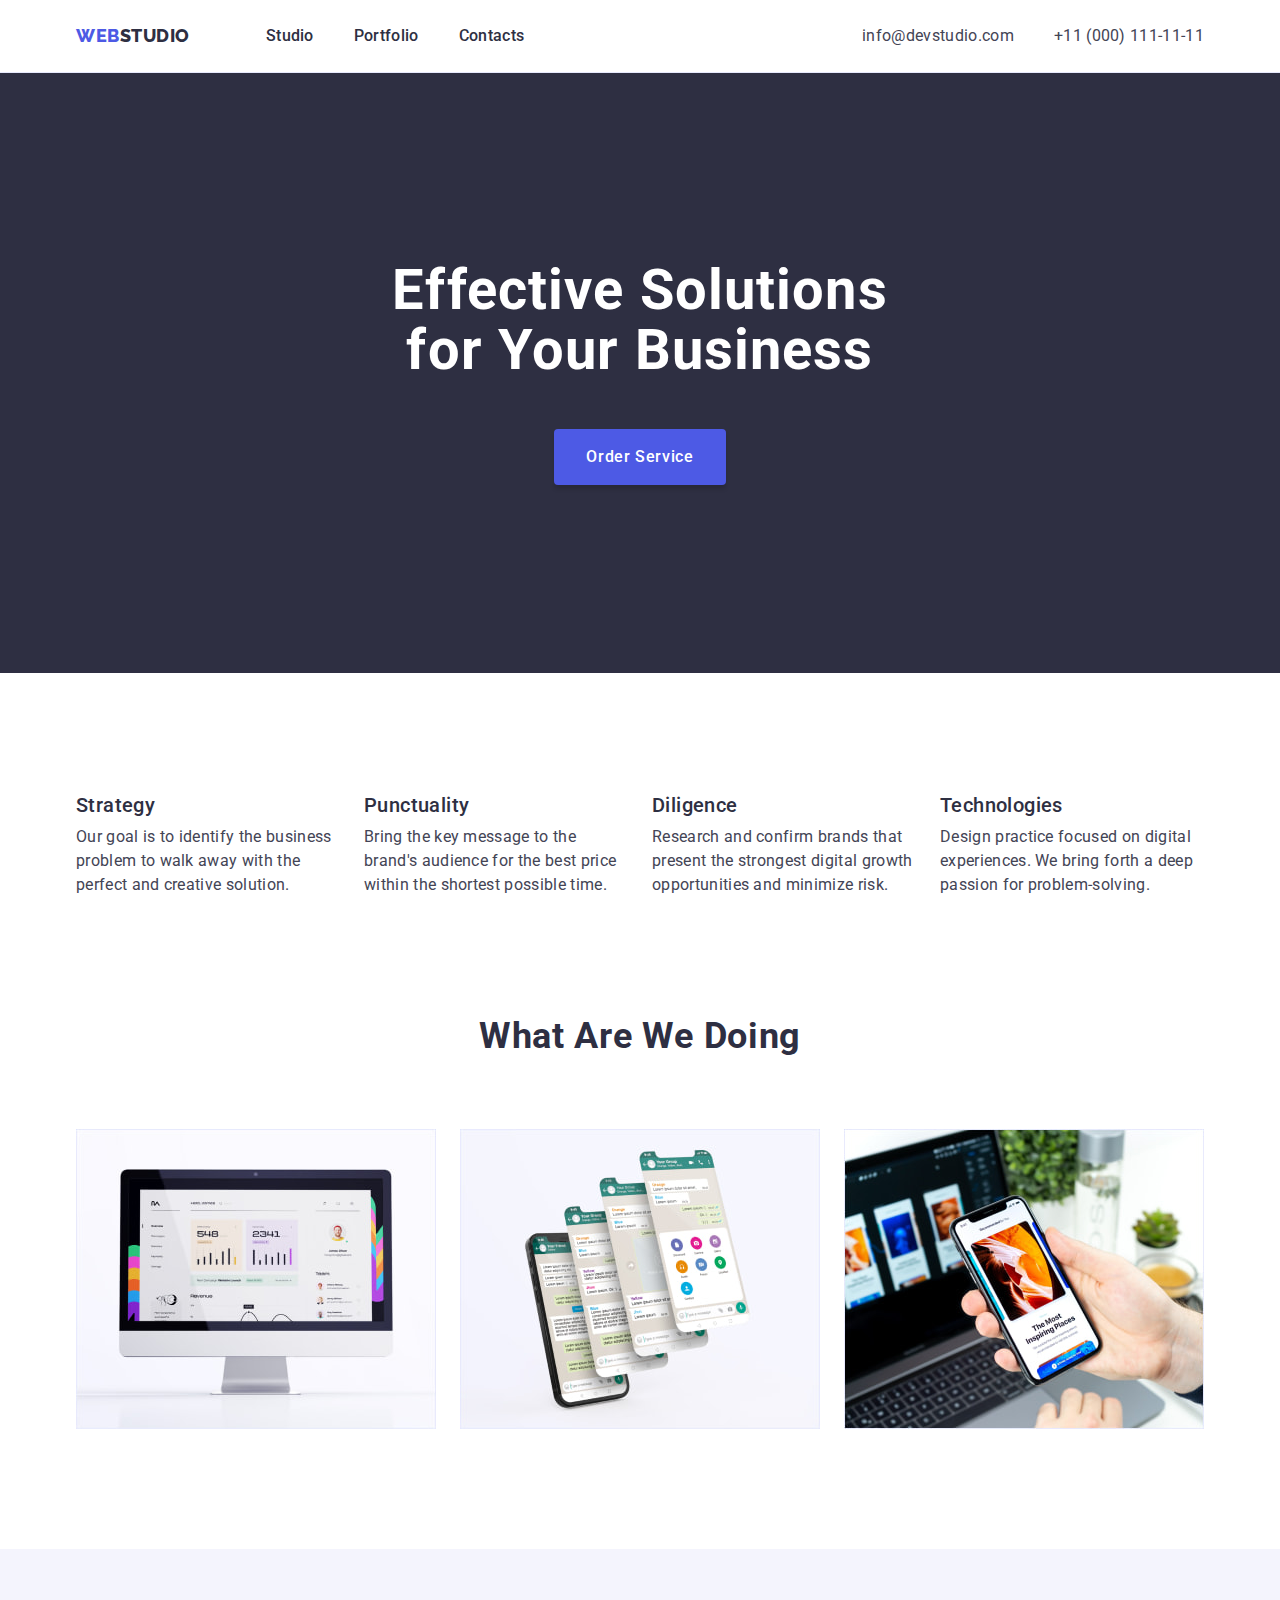
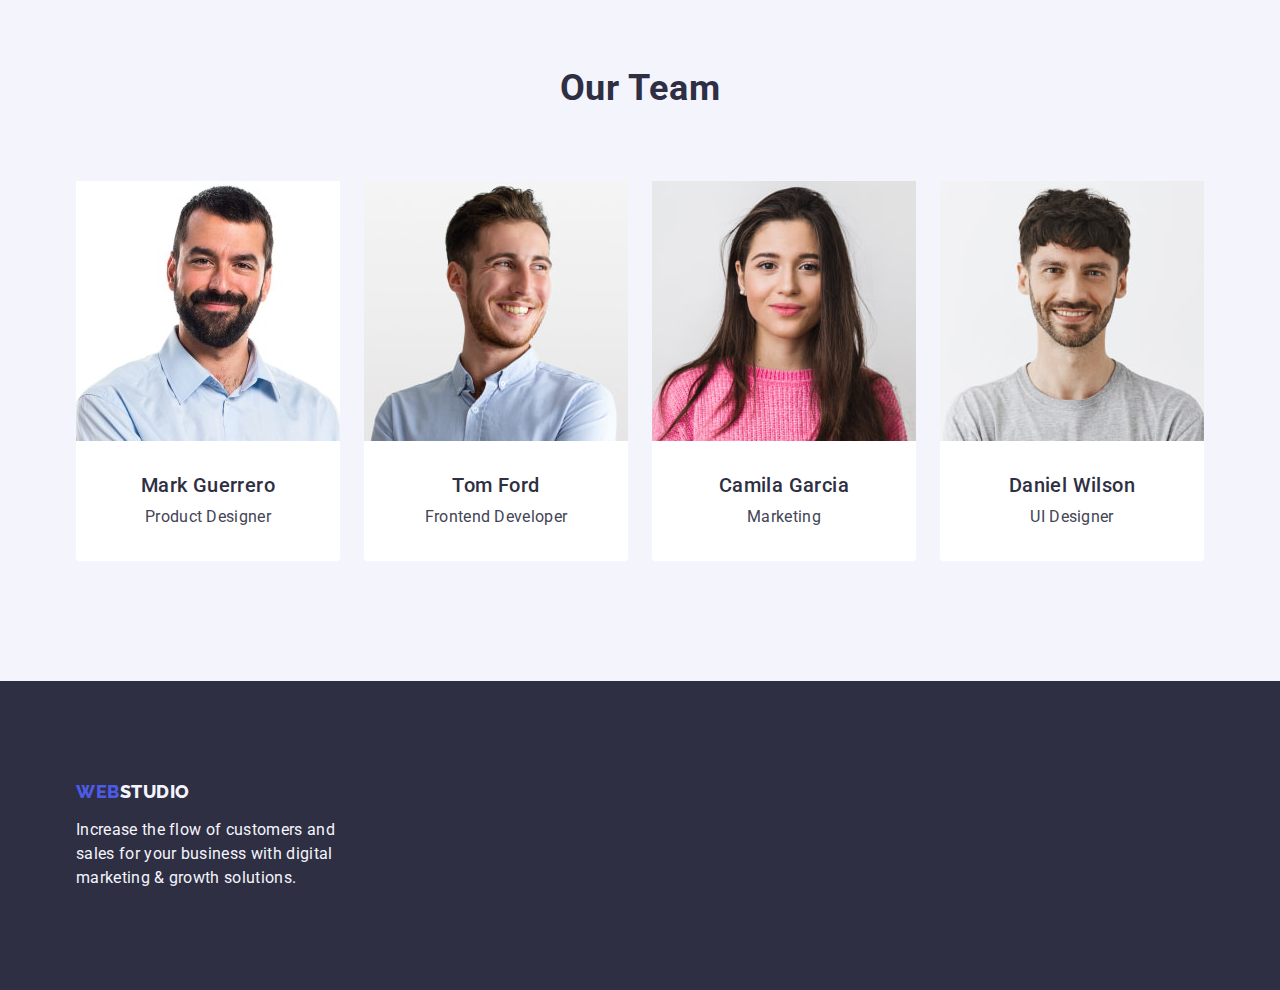
<file: index.html>
<!DOCTYPE html>
<html lang="en">
  <head>
    <meta charset="UTF-8" />
    <meta name="viewport" content="width=device-width, initial-scale=1.0" />
    <title>Studio</title>
    <link rel="preconnect" href="https://fonts.googleapis.com" />
    <link rel="preconnect" href="https://fonts.gstatic.com" crossorigin />
    <link
      href="https://fonts.googleapis.com/css2?family=Raleway:wght@800&family=Roboto:wght@400;500;700;900&display=swap"
      rel="stylesheet"
    />
    <link
      rel="stylesheet"
      href="https://cdnjs.cloudflare.com/ajax/libs/modern-normalize/1.0.0/modern-normalize.min.css"
    />
    <link rel="stylesheet" href="css/styles.css" type="text/css" />
  </head>
  <body>
    <header class="header">
      <div class="container header-wrap">
        <nav class="navigation">
          <a class="link logo logo-header" href="./index.html"
            >Web<span class="accent">Studio</span></a
          >
          <ul class="list nav-list">
            <li class="nav-li">
              <a class="nav-link link" href="./index.html">Studio</a>
            </li>
            <li class="nav-li">
              <a class="nav-link link" href="./portfolio.html">Portfolio</a>
            </li>
            <li class="nav-li">
              <a class="nav-link link" href="">Contacts</a>
            </li>
          </ul>
        </nav>
        <address class="address">
          <ul class="list">
            <li>
              <a class="address-link link" href="mailto:info@devstudio.com"
                >info@devstudio.com</a
              >
            </li>
            <li>
              <a class="address-link link" href="tel:+110001111111"
                >+11 (000) 111-11-11</a
              >
            </li>
          </ul>
        </address>
      </div>
    </header>
    <main>
      <section class="starting-section section">
        <div class="container">
          <h1 class="first-heading">Effective Solutions for Your Business</h1>
          <button class="main-button button" type="button">
            Order Service
          </button>
        </div>
      </section>
      <section class="traits-section section">
        <div class="container">
          <h2 class="visually-hidden">Our traits</h2>
          <ul class="list">
            <li class="traits-li">
              <h3 class="third-heading">Strategy</h3>
              <p class="paragraph">
                Our goal is to identify the business problem to walk away with
                the perfect and creative solution.
              </p>
            </li>
            <li class="traits-li">
              <h3 class="third-heading">Punctuality</h3>
              <p class="paragraph">
                Bring the key message to the brand's audience for the best price
                within the shortest possible time.
              </p>
            </li>
            <li class="traits-li">
              <h3 class="third-heading">Diligence</h3>
              <p class="paragraph">
                Research and confirm brands that present the strongest digital
                growth opportunities and minimize risk.
              </p>
            </li>
            <li class="traits-li">
              <h3 class="third-heading">Technologies</h3>
              <p class="paragraph">
                Design practice focused on digital experiences. We bring forth a
                deep passion for problem-solving.
              </p>
            </li>
          </ul>
        </div>
      </section>
      <section class="work-section section">
        <div class="container">
          <h2 class="second-heading">What are we doing</h2>
          <ul class="list">
            <li class="work-li">
              <img
                src="./images/about_1.jpg"
                alt="website on desktop screen"
                width="360"
                height="300"
              />
            </li>
            <li class="work-li">
              <img
                src="./images/about_2.jpg"
                alt="messaging application"
                width="360"
                height="300"
              />
            </li>
            <li class="work-li">
              <img
                src="./images/about_3.jpg"
                alt="website on mobile screen"
                width="360"
                height="300"
              />
            </li>
          </ul>
        </div>
      </section>
      <section class="team-section section">
        <div class="container">
          <h2 class="second-heading">Our Team</h2>
          <ul class="list">
            <li class="team-li">
              <img
                src="./images/person_1.jpg"
                alt="man with dark hair and facial hair wearing a blue shirt"
                width="264"
                height="260"
              />
              <div class="team-member">
                <h3 class="third-heading">Mark Guerrero</h3>
                <p class="paragraph">Product Designer</p>
              </div>
            </li>
            <li class="team-li">
              <img
                src="./images/person_2.jpg"
                alt="smiling man with brown hair wearing a blue shirt"
                width="264"
                height="260"
              />
              <div class="team-member">
                <h3 class="third-heading">Tom Ford</h3>
                <p class="paragraph">Frontend Developer</p>
              </div>
            </li>
            <li class="team-li">
              <img
                src="./images/person_3.jpg"
                alt="woman with dark hair wearing a pink pullover"
                width="264"
                height="260"
              />
              <div class="team-member">
                <h3 class="third-heading">Camila Garcia</h3>
                <p class="paragraph">Marketing</p>
              </div>
            </li>
            <li class="team-li">
              <img
                src="./images/person_4.jpg"
                alt="smiling man with dark hair wearing a gray t-shirt"
                width="264"
                height="260"
              />
              <div class="team-member">
                <h3 class="third-heading">Daniel Wilson</h3>
                <p class="paragraph">UI Designer</p>
              </div>
            </li>
          </ul>
        </div>
      </section>
    </main>
    <footer class="footer">
      <div class="container">
        <a class="link logo logo-footer" href="./index.html"
          >Web<span class="accent">Studio</span></a
        >
        <p class="footer-paragraph">
          Increase the flow of customers and sales for your business with
          digital marketing & growth solutions.
        </p>
      </div>
    </footer>
  </body>
</html>
</file>
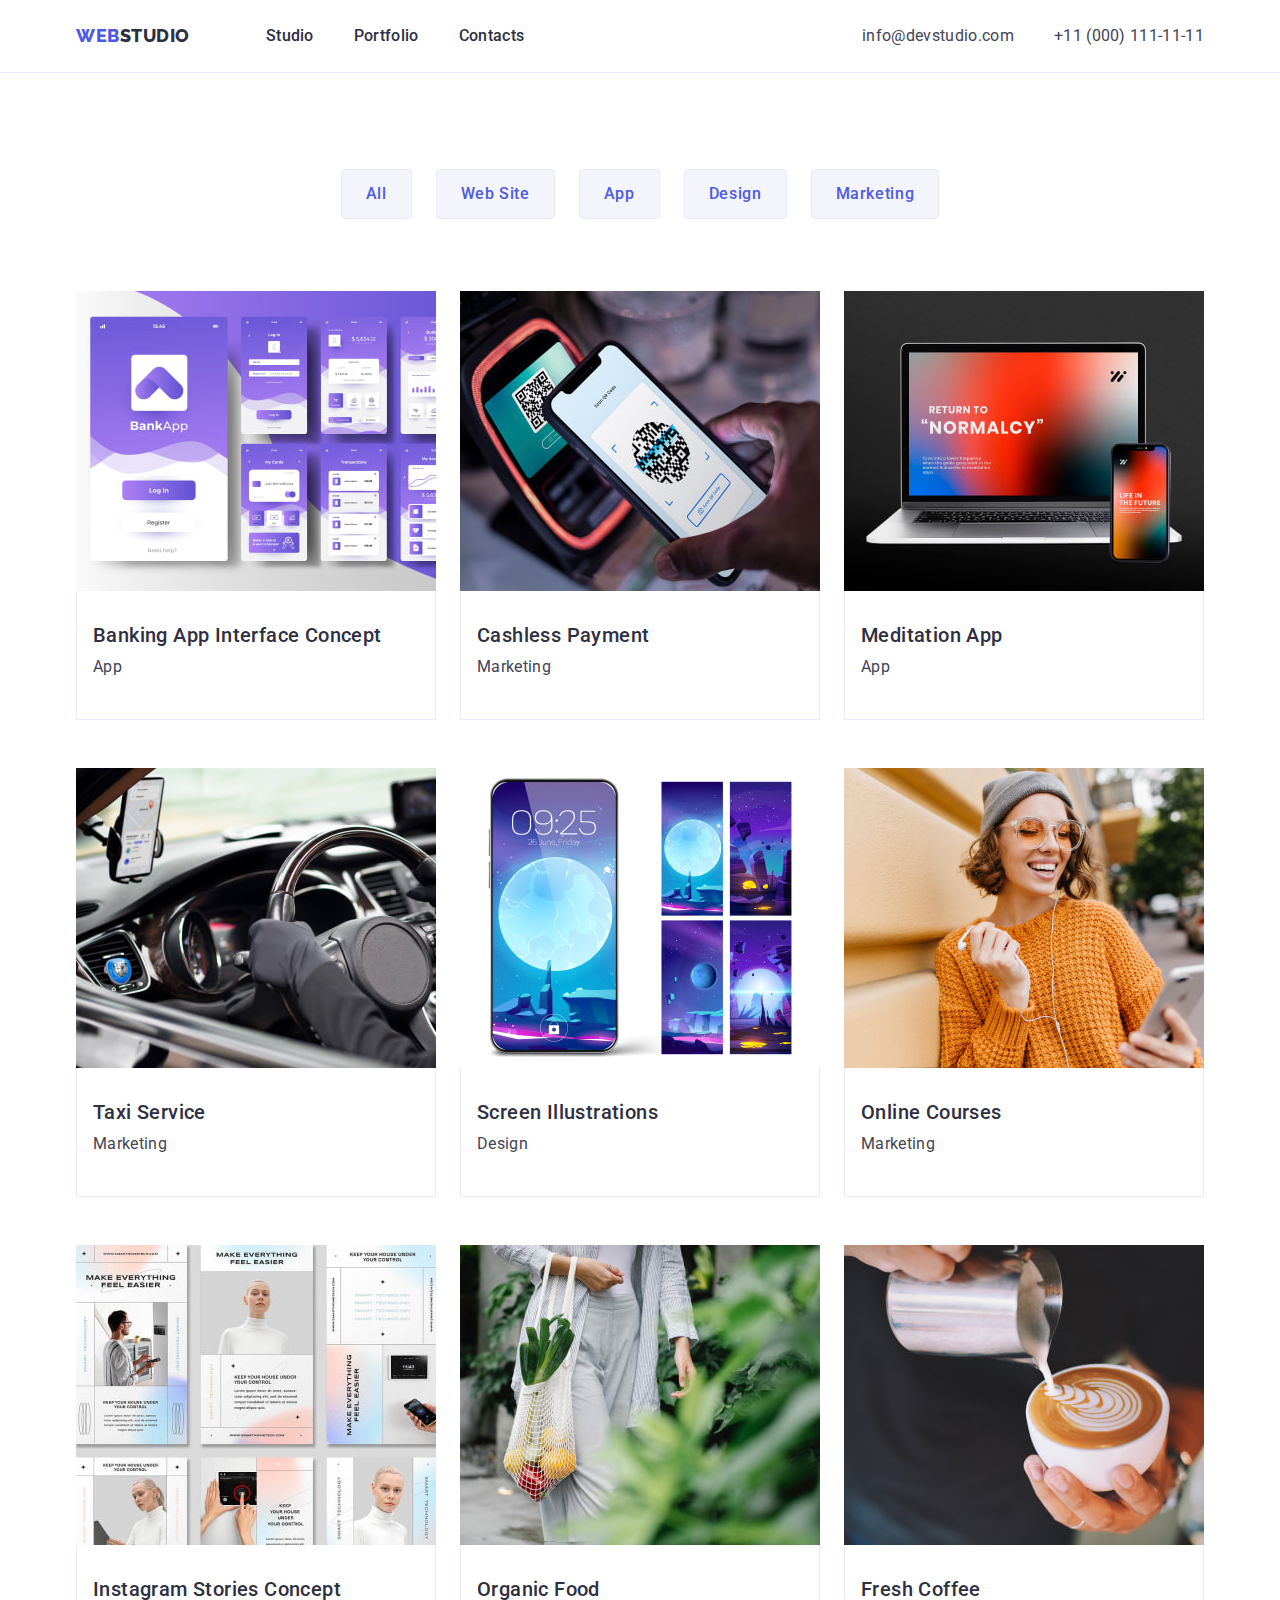
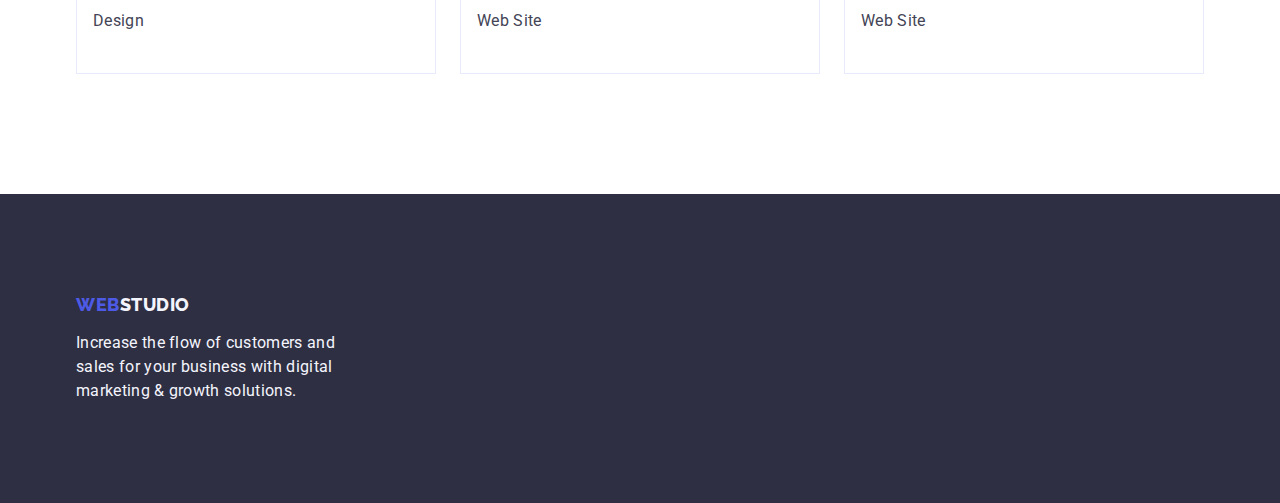
<file: portfolio.html>
<!DOCTYPE html>
<html lang="en">
  <head>
    <meta charset="UTF-8" />
    <meta name="viewport" content="width=device-width, initial-scale=1.0" />
    <title>Portfolio</title>
    <link rel="preconnect" href="https://fonts.googleapis.com" />
    <link rel="preconnect" href="https://fonts.gstatic.com" crossorigin />
    <link
      href="https://fonts.googleapis.com/css2?family=Raleway:wght@800&family=Roboto:wght@400;500;700;900&display=swap"
      rel="stylesheet"
    />
    <link
      rel="stylesheet"
      href="https://cdnjs.cloudflare.com/ajax/libs/modern-normalize/1.0.0/modern-normalize.min.css"
    />
    <link rel="stylesheet" href="css/styles.css" type="text/css" />
  </head>
  <body>
    <header class="header">
      <div class="container header-wrap">
        <nav class="navigation">
          <a class="link logo logo-header" href="./index.html"
            >Web<span class="accent">Studio</span></a
          >
          <ul class="list nav-list">
            <li class="nav-li">
              <a class="nav-link link" href="./index.html">Studio</a>
            </li>
            <li class="nav-li">
              <a class="nav-link link" href="./portfolio.html">Portfolio</a>
            </li>
            <li class="nav-li">
              <a class="nav-link link" href="">Contacts</a>
            </li>
          </ul>
        </nav>
        <address class="address">
          <ul class="list">
            <li>
              <a class="address-link link" href="mailto:info@devstudio.com"
                >info@devstudio.com</a
              >
            </li>
            <li>
              <a class="address-link link" href="tel:+110001111111"
                >+11 (000) 111-11-11</a
              >
            </li>
          </ul>
        </address>
      </div>
    </header>
    <main>
      <section class="section portfolio-section">
        <div class="container">
          <h1 class="visually-hidden">Portfolio</h1>
          <ul class="list buttons">
            <li>
              <button class="portfolio-button button" type="button">All</button>
            </li>
            <li>
              <button class="portfolio-button button" type="button">
                Web Site
              </button>
            </li>
            <li>
              <button class="portfolio-button button" type="button">App</button>
            </li>
            <li>
              <button class="portfolio-button button" type="button">
                Design
              </button>
            </li>
            <li>
              <button class="portfolio-button button" type="button">
                Marketing
              </button>
            </li>
          </ul>
          <ul class="list portfolio-app">
            <li class="portfolio-app-li">
              <a href="" class="link">
                <img
                  src="./images/portfolio_1.jpg"
                  alt="BankApp application"
                  width="360"
                  height="300"
                />
                <div class="portfolio-app-name">
                  <h2 class="portfolio-second-heading">
                    Banking App Interface Concept
                  </h2>
                  <p class="paragraph">App</p>
                </div>
              </a>
            </li>
            <li class="portfolio-app-li">
              <a href="" class="link">
                <img
                  src="./images/portfolio_2.jpg"
                  alt="scanning an QR code"
                  width="360"
                  height="300"
                />
                <div class="portfolio-app-name">
                  <h2 class="portfolio-second-heading">Cashless Payment</h2>
                  <p class="paragraph">Marketing</p>
                </div>
              </a>
            </li>
            <li class="portfolio-app-li">
              <a href="" class="link">
                <img
                  src="./images/portfolio_3.jpg"
                  alt="laptop and mobile screens showing meditation application"
                  width="360"
                  height="300"
                />
                <div class="portfolio-app-name">
                  <h2 class="portfolio-second-heading">Meditation App</h2>
                  <p class="paragraph">App</p>
                </div>
              </a>
            </li>
            <li class="portfolio-app-li">
              <a href="" class="link">
                <img
                  src="./images/portfolio_4.jpg"
                  alt="steering wheel being held"
                  width="360"
                  height="300"
                />
                <div class="portfolio-app-name">
                  <h2 class="portfolio-second-heading">Taxi Service</h2>
                  <p class="paragraph">Marketing</p>
                </div>
              </a>
            </li>
            <li class="portfolio-app-li">
              <a href="" class="link">
                <img
                  src="./images/portfolio_5.jpg"
                  alt="phone screen with a moon wallpaper"
                  width="360"
                  height="300"
                />
                <div class="portfolio-app-name">
                  <h2 class="portfolio-second-heading">Screen Illustrations</h2>
                  <p class="paragraph">Design</p>
                </div>
              </a>
            </li>
            <li class="portfolio-app-li">
              <a href="" class="link">
                <img
                  src="./images/portfolio_6.jpg"
                  alt="smiling woman with headphones using a mobile phone"
                  width="360"
                  height="300"
                />
                <div class="portfolio-app-name">
                  <h2 class="portfolio-second-heading">Online Courses</h2>
                  <p class="paragraph">Marketing</p>
                </div>
              </a>
            </li>
            <li class="portfolio-app-li">
              <a href="" class="link">
                <img
                  src="./images/portfolio_7.jpg"
                  alt="templates concerning keeping house under control"
                  width="360"
                  height="300"
                />
                <div class="portfolio-app-name">
                  <h2 class="portfolio-second-heading">
                    Instagram Stories Concept
                  </h2>
                  <p class="paragraph">Design</p>
                </div>
              </a>
            </li>
            <li class="portfolio-app-li">
              <a href="" class="link">
                <img
                  src="./images/portfolio_8.jpg"
                  alt="woman carrying a bag of fruits and vegetables"
                  width="360"
                  height="300"
                />
                <div class="portfolio-app-name">
                  <h2 class="portfolio-second-heading">Organic Food</h2>
                  <p class="paragraph">Web Site</p>
                </div>
              </a>
            </li>
            <li class="portfolio-app-li">
              <a href="" class="link">
                <img
                  src="./images/portfolio_9.jpg"
                  alt="person decorating a coffee"
                  width="360"
                  height="300"
                />
                <div class="portfolio-app-name">
                  <h2 class="portfolio-second-heading">Fresh Coffee</h2>
                  <p class="paragraph">Web Site</p>
                </div>
              </a>
            </li>
          </ul>
        </div>
      </section>
    </main>
    <footer class="footer">
      <div class="container">
        <a class="link logo logo-footer" href="./index.html"
          >Web<span class="accent">Studio</span></a
        >
        <p class="footer-paragraph">
          Increase the flow of customers and sales for your business with
          digital marketing & growth solutions.
        </p>
      </div>
    </footer>
  </body>
</html>
</file>
<file: css/styles.css>
:root {
  --iris: #4d5ae5;
  --ocean: #404bbf;
  --navy-blue: #2e2f42;
  --green: #31d0aa;
  --slate: #434455;
  --light-slate: #8e8f99;
  --cornflower: #e7e9fc;
  --cloud: #f4f4fd;
  --navy-blue-modal: #2e2f4266;
  --grey: #2e2f42b2;
  --white: #ffffff;
  --dairy: #fcfcfc;
}

* {
  margin: 0;
  padding: 0;
}

body {
  background-color: var(--white);
  color: var(--slate);
  font-family: "Roboto", sans-serif;
}

h1,
h2,
h3,
h4,
h5,
h6,
p {
  margin: 0;
}

.container {
  justify-content: center;
  margin: 0 auto;
  padding: 0 15px;
  max-width: 1158px;
}

.header-wrap {
  display: flex;
  align-items: center;
}

.link {
  text-decoration: none;
}

.link:hover,
.link:focus {
  color: var(--ocean);
}

.logo {
  color: var(--iris);
  font-family: "Raleway", sans-serif;
  font-size: 18px;
  font-weight: 800;
  letter-spacing: 0.03em;
  line-height: 1.17;
  text-transform: uppercase;
}

.logo-header {
  margin-right: 76px;
}

.accent {
  color: var(--navy-blue);
}

.list {
  display: flex;
  gap: 24px;
  list-style: none;
  margin: 0;
  padding-left: 0;
}

.section {
  padding: 120px 0;
}

.section .list {
  justify-content: center;
}

.button {
  border: none;
  border-radius: 4px;
  cursor: pointer;
  font-family: "Roboto", sans-serif;
  font-weight: 500;
  letter-spacing: 0.04em;
  line-height: 1.5;
}

.visually-hidden {
  position: absolute;
  width: 1px;
  height: 1px;
  margin: -1px;
  border: 0;
  padding: 0;
  white-space: nowrap;
  clip-path: inset(100%);
  clip: rect(0 0 0 0);
  overflow: hidden;
}

.third-heading {
  color: var(--navy-blue);
  font-size: 20px;
  font-weight: 500;
  letter-spacing: 0.02em;
  line-height: 1.2;
  margin-bottom: 8px;
  text-align: center;
}

.paragraph {
  color: var(--slate);
  letter-spacing: 0.02em;
  line-height: 1.5;
  text-align: center;
}

.second-heading {
  color: var(--navy-blue);
  font-size: 36px;
  font-weight: 700;
  letter-spacing: 0.02em;
  line-height: 1.11;
  margin-bottom: 72px;
  text-align: center;
  text-transform: capitalize;
}

img {
  display: block;
  max-width: 100%;
  height: auto;
}

/* header */

.header {
  border-bottom: 1px solid var(--cornflower);
}

.navigation {
  display: flex;
  align-items: center;
}

.nav-list {
  display: flex;
  gap: 40px;
}

.nav-li {
  padding: 24px 0;
}

.nav-link {
  color: var(--navy-blue);
  font-weight: 500;
  letter-spacing: 0.02em;
  line-height: 1.5;
  padding: 24px 0;
}

.address {
  align-items: center;
  display: flex;
  font-style: normal;
  gap: 40px;
  margin-left: auto;
}

.address > .list {
  gap: 40px;
}

.address-link {
  color: var(--slate);
  letter-spacing: 0.02em;
  line-height: 1.5;
}

/* main studio */

.starting-section {
  background-color: var(--navy-blue);
  padding: 188px 0;
}

.first-heading {
  color: var(--white);
  font-size: 56px;
  letter-spacing: 0.02em;
  line-height: 1.07;
  max-width: 496px;
  text-align: center;
  margin: 0 auto 48px auto;
}

.main-button {
  background-color: var(--iris);
  border: none;
  box-shadow: 0px 4px 4px 0px rgba(0, 0, 0, 0.15);
  color: var(--white);
  display: block;
  margin: 0 auto;
  min-width: 169px;
  padding: 16px 32px;
}

.main-button:hover,
.main-button:focus {
  background-color: var(--ocean);
}

.traits-section .third-heading,
.traits-section .paragraph {
  text-align: left;
}

.traits-li {
  flex-basis: calc((100% - 72px) / 4);
}

.work-section {
  padding-top: 0;
}

.work-li,
.portfolio-app-li {
  flex-basis: calc((100% - 48px) / 3);
}

.team-section {
  background-color: var(--cloud);
}

.team-li {
  background-color: var(--white);
  border-radius: 0 0 4px 4px;
  flex-basis: calc((100% - 72px) / 4);
}

.team-member {
  padding: 32px 0;
}

/* footer */

.footer {
  background-color: var(--navy-blue);
  padding: 100px 0;
}

.footer > .container {
  align-items: center;
  justify-content: flex-start;
}

.logo-footer {
  display: inline-block;
  margin-bottom: 16px;
}

.footer .accent {
  color: var(--cloud);
}

.footer-paragraph {
  color: var(--cloud);
  letter-spacing: 0.02em;
  line-height: 1.5;
  max-width: 264px;
}

/* portfolio */

.portfolio-section {
  padding: 96px 0 120px 0;
}

.portfolio-section .list {
  flex-wrap: wrap;
}

.buttons {
  margin-bottom: 72px;
}

.portfolio-button {
  background-color: var(--cloud);
  border: 1px solid var(--cornflower);
  color: var(--iris);
  padding: 12px 24px;
}

.portfolio-button:hover,
.portfolio-button:focus {
  background-color: var(--ocean);
  border: 1px solid transparent;
  color: var(--white);
}

.portfolio-second-heading {
  color: var(--navy-blue);
  font-size: 20px;
  font-weight: 500;
  letter-spacing: 0.02em;
  line-height: 1.2;
  margin-bottom: 8px;
}

.portfolio-app {
  row-gap: 48px;
  text-align: left;
}

.portfolio-app-name {
  border: 1px solid var(--cornflower);
  border-top: none;
  padding: 32px 16px;
}

.portfolio-app-name > .paragraph {
  margin-bottom: 8px;
  text-align: left;
}
</file>
